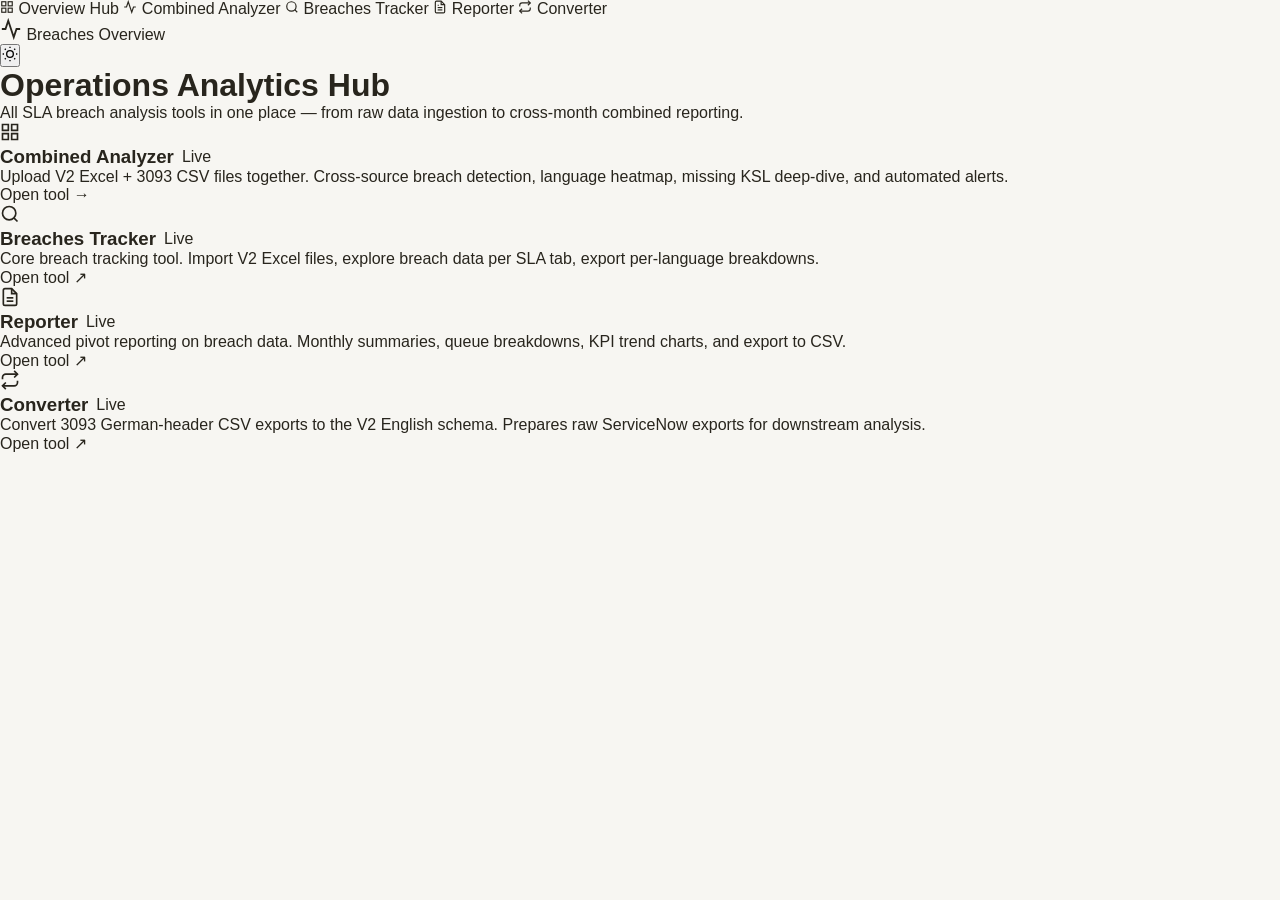
<file: index.html>
<!DOCTYPE html>
<html lang="en" data-theme="light">
<head>
  <meta charset="UTF-8">
  <meta name="viewport" content="width=device-width, initial-scale=1.0">
  <title>Breaches Overview — Hub</title>
  <link href="https://api.fontshare.com/v2/css?f[]=satoshi@400,500,700,800&display=swap" rel="stylesheet">
  <link href="styles.css" rel="stylesheet">
</head>
<body>
<div class="app">

  <nav class="app-nav">
    <a href="index.html" class="active">
      <svg width="14" height="14" viewBox="0 0 24 24" fill="none" stroke="currentColor" stroke-width="2"><rect x="3" y="3" width="7" height="7"/><rect x="14" y="3" width="7" height="7"/><rect x="3" y="14" width="7" height="7"/><rect x="14" y="14" width="7" height="7"/></svg>
      Overview Hub
    </a>
    <a href="combined-analyzer.html">
      <svg width="14" height="14" viewBox="0 0 24 24" fill="none" stroke="currentColor" stroke-width="2"><path d="M22 12h-4l-3 9L9 3l-3 9H2"/></svg>
      Combined Analyzer
    </a>
    <a href="https://phoenixwillriseagain-ops.github.io/breaches-tracker/" target="_blank" rel="noopener">
      <svg width="14" height="14" viewBox="0 0 24 24" fill="none" stroke="currentColor" stroke-width="2"><circle cx="11" cy="11" r="8"/><path d="m21 21-4.35-4.35"/></svg>
      Breaches Tracker
    </a>
    <a href="https://phoenixwillriseagain-ops.github.io/breaches-tracker/reporter.html" target="_blank" rel="noopener">
      <svg width="14" height="14" viewBox="0 0 24 24" fill="none" stroke="currentColor" stroke-width="2"><path d="M14 2H6a2 2 0 0 0-2 2v16a2 2 0 0 0 2 2h12a2 2 0 0 0 2-2V8z"/><polyline points="14,2 14,8 20,8"/><line x1="16" y1="13" x2="8" y2="13"/><line x1="16" y1="17" x2="8" y2="17"/><polyline points="10,9 9,9 8,9"/></svg>
      Reporter
    </a>
    <a href="https://phoenixwillriseagain-ops.github.io/breaches-tracker/converter.html" target="_blank" rel="noopener">
      <svg width="14" height="14" viewBox="0 0 24 24" fill="none" stroke="currentColor" stroke-width="2"><polyline points="17,1 21,5 17,9"/><path d="M3 11V9a4 4 0 0 1 4-4h14"/><polyline points="7,23 3,19 7,15"/><path d="M21 13v2a4 4 0 0 1-4 4H3"/></svg>
      Converter
    </a>
  </nav>

  <header class="header">
    <div class="logo">
      <svg width="22" height="22" viewBox="0 0 24 24" fill="none" stroke="currentColor" stroke-width="2">
        <path d="M22 12h-4l-3 9L9 3l-3 9H2"/>
      </svg>
      Breaches Overview
    </div>
    <div class="header-right">
      <button class="theme-btn" data-theme-toggle aria-label="Toggle theme">
        <svg width="16" height="16" viewBox="0 0 24 24" fill="none" stroke="currentColor" stroke-width="2"><circle cx="12" cy="12" r="5"/><path d="M12 1v2M12 21v2M4.22 4.22l1.42 1.42M18.36 18.36l1.42 1.42M1 12h2M21 12h2M4.22 19.78l1.42-1.42M18.36 5.64l1.42-1.42"/></svg>
      </button>
    </div>
  </header>

  <div class="hero-bar">
    <h1>Operations Analytics Hub</h1>
    <p>All SLA breach analysis tools in one place — from raw data ingestion to cross-month combined reporting.</p>
  </div>

  <main class="main" style="padding-top:0">
    <div class="hub-grid">

      <a href="combined-analyzer.html" class="hub-card">
        <div class="hub-card-icon">
          <svg width="20" height="20" viewBox="0 0 24 24" fill="none" stroke="currentColor" stroke-width="2"><path d="M3 3h7v7H3zM14 3h7v7h-7zM3 14h7v7H3zM14 14h7v7h-7z"/></svg>
        </div>
        <div style="display:flex;align-items:center;gap:0.5rem">
          <h3>Combined Analyzer</h3>
          <span class="hub-tag tag-live">Live</span>
        </div>
        <p>Upload V2 Excel + 3093 CSV files together. Cross-source breach detection, language heatmap, missing KSL deep-dive, and automated alerts.</p>
        <div class="hub-card-footer">Open tool →</div>
      </a>

      <a href="https://phoenixwillriseagain-ops.github.io/breaches-tracker/" target="_blank" rel="noopener" class="hub-card">
        <div class="hub-card-icon">
          <svg width="20" height="20" viewBox="0 0 24 24" fill="none" stroke="currentColor" stroke-width="2"><circle cx="11" cy="11" r="8"/><path d="m21 21-4.35-4.35"/></svg>
        </div>
        <div style="display:flex;align-items:center;gap:0.5rem">
          <h3>Breaches Tracker</h3>
          <span class="hub-tag tag-live">Live</span>
        </div>
        <p>Core breach tracking tool. Import V2 Excel files, explore breach data per SLA tab, export per-language breakdowns.</p>
        <div class="hub-card-footer">Open tool ↗</div>
      </a>

      <a href="https://phoenixwillriseagain-ops.github.io/breaches-tracker/reporter.html" target="_blank" rel="noopener" class="hub-card">
        <div class="hub-card-icon">
          <svg width="20" height="20" viewBox="0 0 24 24" fill="none" stroke="currentColor" stroke-width="2"><path d="M14 2H6a2 2 0 0 0-2 2v16a2 2 0 0 0 2 2h12a2 2 0 0 0 2-2V8z"/><polyline points="14,2 14,8 20,8"/><line x1="16" y1="13" x2="8" y2="13"/><line x1="16" y1="17" x2="8" y2="17"/></svg>
        </div>
        <div style="display:flex;align-items:center;gap:0.5rem">
          <h3>Reporter</h3>
          <span class="hub-tag tag-live">Live</span>
        </div>
        <p>Advanced pivot reporting on breach data. Monthly summaries, queue breakdowns, KPI trend charts, and export to CSV.</p>
        <div class="hub-card-footer">Open tool ↗</div>
      </a>

      <a href="https://phoenixwillriseagain-ops.github.io/breaches-tracker/converter.html" target="_blank" rel="noopener" class="hub-card">
        <div class="hub-card-icon">
          <svg width="20" height="20" viewBox="0 0 24 24" fill="none" stroke="currentColor" stroke-width="2"><polyline points="17,1 21,5 17,9"/><path d="M3 11V9a4 4 0 0 1 4-4h14"/><polyline points="7,23 3,19 7,15"/><path d="M21 13v2a4 4 0 0 1-4 4H3"/></svg>
        </div>
        <div style="display:flex;align-items:center;gap:0.5rem">
          <h3>Converter</h3>
          <span class="hub-tag tag-live">Live</span>
        </div>
        <p>Convert 3093 German-header CSV exports to the V2 English schema. Prepares raw ServiceNow exports for downstream analysis.</p>
        <div class="hub-card-footer">Open tool ↗</div>
      </a>

    </div>
  </main>

  <!-- FIX 5: id changed from 'status' to 'statusBar' to align with showBar() helper -->
  <div class="status-bar" id="statusBar" style="display:none"></div>

</div>
<script>
(function(){
  const t=document.querySelector('[data-theme-toggle]'),r=document.documentElement;
  let d=matchMedia('(prefers-color-scheme:dark)').matches?'dark':'light';
  r.setAttribute('data-theme',d);
  if(t)t.addEventListener('click',()=>{
    d=d==='dark'?'light':'dark';
    r.setAttribute('data-theme',d);
    t.innerHTML=d==='dark'
      ?'<svg width="16" height="16" viewBox="0 0 24 24" fill="none" stroke="currentColor" stroke-width="2"><circle cx="12" cy="12" r="5"/><path d="M12 1v2M12 21v2M4.22 4.22l1.42 1.42M18.36 18.36l1.42 1.42M1 12h2M21 12h2M4.22 19.78l1.42-1.42M18.36 5.64l1.42-1.42"/></svg>'
      :'<svg width="16" height="16" viewBox="0 0 24 24" fill="none" stroke="currentColor" stroke-width="2"><path d="M21 12.79A9 9 0 1 1 11.21 3 7 7 0 0 0 21 12.79z"/></svg>';
  });
})();
</script>
</body>
</html>
</file>
<file: styles.css>
:root, [data-theme="light"] {
  --bg: #f7f6f2;
  --surface: #ffffff;
  --surface-alt: #f0ede8;
  --border: #d9d4cb;
  --text: #28251d;
  --muted: #6b675f;
  --primary: #01696f;
  --primary-hover: #0c4e54;
  --shadow: 0 4px 16px rgba(0,0,0,0.07);
  --radius: 14px;
  --radius-sm: 8px;
}

[data-theme="dark"] {
  --bg: #171614;
  --surface: #1c1b19;
  --surface-alt: #22211f;
  --border: #393836;
  --text: #cdccca;
  --muted: #797876;
  --primary: #4f98a3;
  --primary-hover: #227f8b;
  --shadow: 0 4px 16px rgba(0,0,0,0.35);
}

*, *::before, *::after { box-sizing: border-box; margin: 0; padding: 0; }
body { font-family: 'Inter', sans-serif; background: var(--bg); color: var(--text); min-height: 100dvh; -webkit-font-smoothing: antialiased; }
a { color: inherit; text-decoration: none; }

/* HEADER */
.app-header {
  display: flex; justify-content: space-between; align-items: center;
  max-width: 1280px; margin: 0 auto; padding: 24px 24px 0;
  gap: 12px;
}
.header-left { display: flex; flex-direction: column; gap: 4px; }
.back-link { font-size: 13px; color: var(--muted); }
.back-link:hover { color: var(--primary); }
.eyebrow { text-transform: uppercase; letter-spacing: .08em; font-size: 11px; font-weight: 700; color: var(--primary); }
.app-header h1 { font-size: clamp(20px, 3vw, 30px); font-weight: 700; line-height: 1.1; }

/* SHELL */
.app-shell { max-width: 1280px; margin: 0 auto; padding: 24px; display: flex; flex-direction: column; gap: 20px; }

/* PANELS */
.panel {
  background: var(--surface); border: 1px solid var(--border);
  border-radius: var(--radius); padding: 24px; box-shadow: var(--shadow);
}
.panel h2 { font-size: 16px; font-weight: 600; margin-bottom: 6px; }
.muted { color: var(--muted); font-size: 13px; line-height: 1.5; }
.chart-note { margin-bottom: 16px; }
.panel-header { display: flex; justify-content: space-between; align-items: flex-start; flex-wrap: wrap; gap: 12px; margin-bottom: 16px; }

/* UPLOAD GRID */
.upload-grid { display: grid; gap: 16px; grid-template-columns: repeat(auto-fit, minmax(280px, 1fr)); }

.drop-zone {
  display: flex; flex-direction: column; align-items: center; justify-content: center;
  gap: 8px; padding: 28px 20px;
  border: 2px dashed var(--border); border-radius: var(--radius-sm);
  cursor: pointer; transition: border-color .2s; margin-top: 12px;
  color: var(--muted); font-size: 13px; text-align: center;
}
.drop-zone:hover { border-color: var(--primary); color: var(--primary); }
.drop-zone input { display: none; }

.status-tag { font-size: 12px; font-weight: 600; padding: 4px 10px; border-radius: 999px; margin-top: 10px; display: inline-block; }
.status-idle { background: var(--surface-alt); color: var(--muted); }
.status-ok { background: #d4dfcc; color: #1e3f0a; }
[data-theme="dark"] .status-ok { background: #3a4435; color: #6daa45; }

/* RUN ROW */
.run-row { display: flex; align-items: center; gap: 16px; flex-wrap: wrap; }

/* BUTTONS */
.btn {
  display: inline-flex; align-items: center; gap: 6px;
  padding: 10px 20px; border-radius: 999px; font-size: 14px; font-weight: 600;
  border: 1px solid transparent; cursor: pointer; transition: background .18s;
}
.btn-primary { background: var(--primary); color: #fff; }
.btn-primary:hover:not(:disabled) { background: var(--primary-hover); }
.btn-primary:disabled { opacity: .45; cursor: not-allowed; }
.btn-secondary { background: transparent; border-color: var(--border); color: var(--text); }
.btn-secondary:hover { background: var(--surface-alt); }

/* TABS */
.tab-bar {
  display: flex; gap: 4px; border-bottom: 1px solid var(--border);
  overflow-x: auto; scrollbar-width: none; padding-bottom: 0;
}
.tab-bar::-webkit-scrollbar { display: none; }
.tab-btn {
  background: none; border: none; padding: 10px 18px; font-size: 14px; font-weight: 500;
  color: var(--muted); cursor: pointer; border-bottom: 2px solid transparent;
  white-space: nowrap; margin-bottom: -1px; transition: color .18s;
}
.tab-btn:hover { color: var(--text); }
.tab-btn.active { color: var(--primary); border-bottom-color: var(--primary); font-weight: 600; }

/* MONTH FILTER */
.month-filter { display: flex; align-items: center; gap: 10px; flex-wrap: wrap; }
.pill-group { display: flex; gap: 6px; flex-wrap: wrap; }
.pill {
  background: var(--surface-alt); border: 1px solid var(--border);
  border-radius: 999px; padding: 5px 14px; font-size: 13px; font-weight: 500;
  cursor: pointer; color: var(--text); transition: background .18s;
}
.pill:hover { background: var(--border); }
.pill.active { background: var(--primary); color: #fff; border-color: var(--primary); }

/* KPI GRID */
.kpi-grid { display: grid; gap: 14px; grid-template-columns: repeat(auto-fill, minmax(180px, 1fr)); }
.kpi-card {
  background: var(--surface); border: 1px solid var(--border);
  border-radius: var(--radius); padding: 18px 20px;
  box-shadow: var(--shadow);
  border-top: 3px solid var(--accent, var(--primary));
}
.kpi-label { font-size: 11px; font-weight: 700; text-transform: uppercase; letter-spacing: .06em; color: var(--accent, var(--primary)); margin-bottom: 8px; }
.kpi-desc { font-size: 11px; margin-bottom: 6px; }
.kpi-value { font-size: 28px; font-weight: 700; font-variant-numeric: tabular-nums; line-height: 1.1; margin-bottom: 4px; }
.kpi-sub { font-size: 12px; color: var(--muted); display: flex; align-items: center; gap: 6px; flex-wrap: wrap; }
.trend { font-size: 11px; font-weight: 700; padding: 2px 7px; border-radius: 999px; }
.trend-up { background: #fde8e8; color: #a13544; }
.trend-down { background: #d4dfcc; color: #1e3f0a; }
[data-theme="dark"] .trend-up { background: #574848; color: #dd6974; }
[data-theme="dark"] .trend-down { background: #3a4435; color: #6daa45; }

/* MINI BARS (missing KSL cards) */
.mini-bars { display: flex; align-items: flex-end; gap: 6px; height: 72px; margin-top: 14px; }
.mini-bar-wrap { display: flex; flex-direction: column; align-items: center; gap: 4px; }
.mini-bar { width: 22px; min-height: 4px; border-radius: 4px 4px 0 0; transition: height .3s ease; }
.mini-label { font-size: 10px; color: var(--muted); text-align: center; line-height: 1.3; }

/* CHART GRIDS */
.chart-grid { display: grid; gap: 16px; grid-template-columns: repeat(auto-fit, minmax(360px, 1fr)); }
.chart-panel canvas { max-height: 320px; }
.missing-ksl-grid { display: grid; gap: 14px; grid-template-columns: repeat(auto-fill, minmax(220px, 1fr)); }

/* HEATMAP TABLE */
.table-scroll { overflow-x: auto; margin-top: 4px; }
.heatmap-table { width: 100%; border-collapse: collapse; font-size: 13px; }
.heatmap-table th {
  padding: 8px 12px; text-align: left; font-size: 11px; font-weight: 700;
  text-transform: uppercase; letter-spacing: .05em; color: var(--muted);
  border-bottom: 1px solid var(--border); white-space: nowrap;
}
.heatmap-table td {
  padding: 7px 12px; border-bottom: 1px solid var(--border);
  text-align: center; font-variant-numeric: tabular-nums; font-size: 13px;
}
.heatmap-table td:first-child { text-align: left; }
.heatmap-table tr:hover td { background: var(--surface-alt) !important; }

/* LANDING */
.landing-shell { max-width: 1200px; margin: 0 auto; padding: 32px 20px 64px; }
.hero-card {
  background: var(--surface); border: 1px solid var(--border);
  border-radius: var(--radius); padding: 40px; margin-bottom: 24px; box-shadow: var(--shadow);
}
.hero-card h1 { font-size: clamp(28px, 5vw, 48px); margin: 8px 0 12px; }
.hero-copy { color: var(--muted); line-height: 1.6; max-width: 56ch; }
.hero-actions { display: flex; gap: 12px; flex-wrap: wrap; margin-top: 24px; }
.info-grid { display: grid; gap: 16px; grid-template-columns: repeat(auto-fit, minmax(220px, 1fr)); }
.info-card {
  background: var(--surface); border: 1px solid var(--border);
  border-radius: var(--radius); padding: 24px; box-shadow: var(--shadow);
}
.info-card h2 { font-size: 15px; margin-bottom: 8px; }

/* RESPONSIVE */
@media (max-width: 640px) {
  .app-shell, .landing-shell { padding: 16px; }
  .app-header { padding: 16px 16px 0; }
  .hero-card { padding: 24px; }
  .chart-grid { grid-template-columns: 1fr; }
  .kpi-grid { grid-template-columns: repeat(auto-fill, minmax(140px, 1fr)); }
}


/* ── PHASE 3: ALERT ENGINE ────────────────────────── */
.alert-grid { display: flex; flex-direction: column; gap: 12px; }
.alert-card { display: flex; align-items: flex-start; gap: 14px; padding: 16px; border-radius: var(--radius); background: var(--surface); border: 1px solid var(--border); }
.alert-card.alert-critical { border-left: 4px solid #d163a7; background: color-mix(in srgb,#d163a7 6%,var(--surface)); }
.alert-card.alert-watch { border-left: 4px solid #d19900; background: color-mix(in srgb,#d19900 6%,var(--surface)); }
.alert-card.alert-stable { border-left: 4px solid #6daa45; background: color-mix(in srgb,#6daa45 6%,var(--surface)); }
.alert-badge { font-size: 0.72rem; font-weight: 700; padding: 3px 8px; border-radius: 999px; white-space: nowrap; flex-shrink: 0; margin-top: 2px; }
.badge-critical { background: color-mix(in srgb,#d163a7 18%,transparent); color: #d163a7; }
.badge-watch { background: color-mix(in srgb,#d19900 18%,transparent); color: #d19900; }
.badge-stable { background: color-mix(in srgb,#6daa45 18%,transparent); color: #6daa45; }
.alert-card p { margin: 4px 0 0; font-size: 0.83rem; color: var(--text); }
.alert-card strong { font-size: 0.9rem; }
</file>
